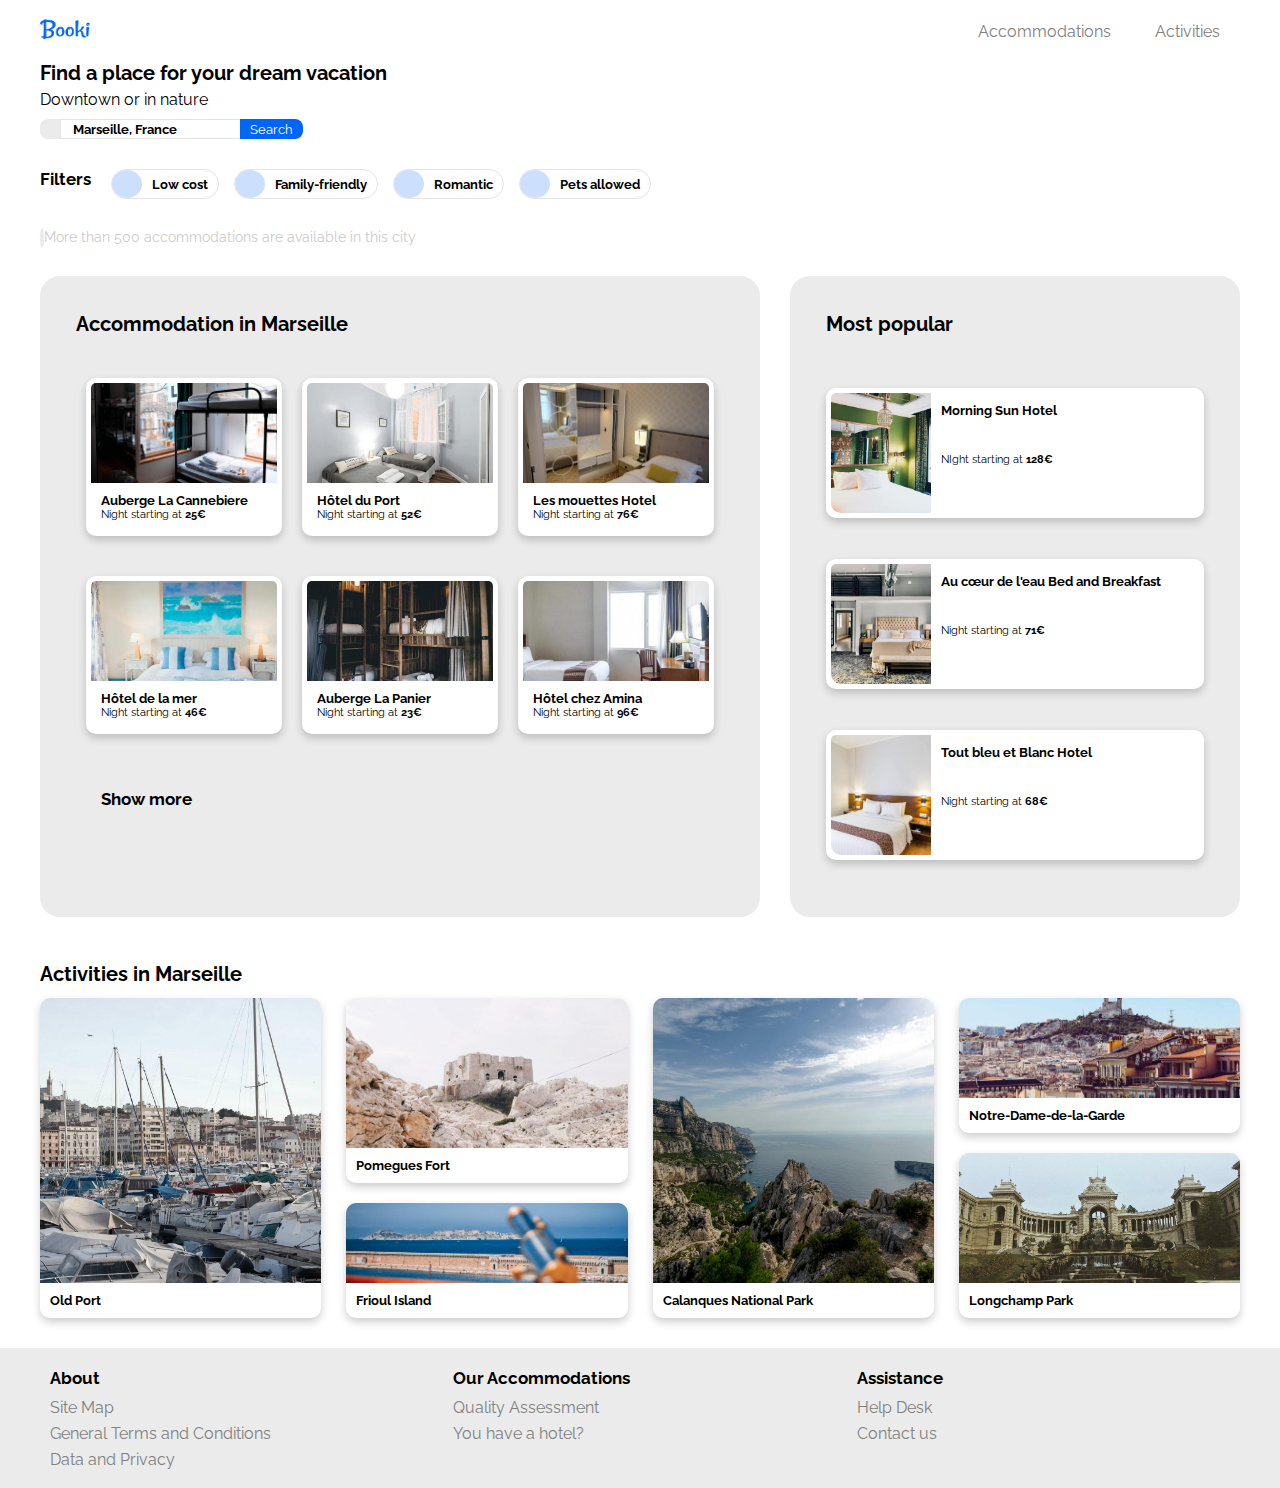
<file: index.html>
<!DOCTYPE html>
<html lang="en">

<head>
  <meta charset="UTF-8">
  <meta http-equiv="X-UA-Compatible" content="IE=edge">
  <meta name="viewport" content="width=device-width, initial-scale=1.0">
  <title>Booki</title>
  <link rel="stylesheet" href="./css/style.css">
  <link rel="stylesheet" href="https://cdnjs.cloudflare.com/ajax/libs/font-awesome/6.3.0/css/all.min.css"
    integrity="sha512-SzlrxWUlpfuzQ+pcUCosxcglQRNAq/DZjVsC0lE40xsADsfeQoEypE+enwcOiGjk/bSuGGKHEyjSoQ1zVisanQ=="
    crossorigin="anonymous" referrerpolicy="no-referrer">
  <link href="https://fonts.googleapis.com/css2?family=Raleway:wght@300;400;600&display=swap" rel="stylesheet">
</head>

<body>
  <div class="page-width">
    <nav class="navbar">
      <a href="#"><img src="./images/logo.png" alt="" class="logo"></a>
      <div class="nav-links">
        <a href="#Accommodation" class="nav-link">Accommodations</a>
        <a href="#Activities" class="nav-link">Activities</a>
      </div>
    </nav>

    <section>
      <div class="search-container">
        <h1>Find a place for your dream vacation</h1>
        <p>Downtown or in nature</p>

        <div class="search-bar-button-container">
          <div class="location-pin"><i class="fa-solid fa-location-dot"></i></div>
          <input placeholder="Marseille, France" class="search-bar">
          <button class="search-button">Search</button>
        </div>
      </div>

      <div class="filter-container filter">
        <div>
          <h3>Filters</h3>
        </div>

        <div class="filter-wrap">
          <button class="filter-icon-wrap low-cost">
            <span class="filter-icon"><i class="fas fa-money-bill-wave"></i></span>
            <span class="filter-name"><strong>Low cost</strong></span>
          </button>

          <button class="filter-icon-wrap family-friendly">
            <span class="filter-icon"><i class="fas fa-child-reaching"></i></span>
            <span class="filter-name"><strong>Family-friendly</strong></span>
          </button>

          <button class="filter-icon-wrap romantic">
            <span class="filter-icon"><i class="fas fa-heart"></i></span>
            <span class="filter-name"><strong>Romantic</strong></span>
          </button>

          <button class="filter-icon-wrap pets-allowed">
            <span class="filter-icon"><i class="fas fa-dog"></i></span>
            <span class="filter-name"><strong>Pets allowed</strong></span>
          </button>
        </div>
      </div>

      <div class="notice">
        <p><i class="fa-solid fa-info"></i> More than 500 accommodations are available in this city</p>
      </div>
    </section>

    <section>
      <div class="accommodation-container" id="Accommodation">
        <div class="left column">
          <h2 class="card-container-spacer">Accommodation in Marseille</h2>



          <div class="card-container">
            <div class="card">
              <div class="img-container">
                <a href="#"></a><img src="./images/image-1.jpg" alt="">
              </div>
              <div class="card-text">
                <h4 class="card-title">Auberge La Cannebiere</h4>
                <p class="price-text">Night starting at <b>25€</b></p>
                <p class="card-stars"><i class="fa-solid fa-star"></i><i class="fa-solid fa-star"></i><i
                    class="fa-solid fa-star"></i><i class="fa-solid fa-star"></i><i class="fa-solid fa-star grey"></i>
                </p>
              </div>
            </div>

            <div class="card">
              <div class="img-container">
                <a href="#"></a><img src="./images/image-2.jpg" alt="">
              </div>
              <div class="card-text">
                <h4 class="card-title">Hôtel du Port</h4>
                <p class="price-text">Night starting at <b>52€</b></p>
                <p class="card-stars"><i class="fa-solid fa-star"></i><i class="fa-solid fa-star"></i><i
                    class="fa-solid fa-star"></i><i class="fa-solid fa-star"></i><i class="fa-solid fa-star"></i></p>
              </div>
            </div>

            <div class="card">
              <div class="img-container">
                <a href="#"></a><img src="./images/image-3.jpg" alt="">
              </div>
              <div class="card-text">
                <h4 class="card-title">Les mouettes Hotel</h4>
                <p class="price-text">Night starting at <b>76€</b></p>
                <p class="card-stars"><i class="fa-solid fa-star"></i><i class="fa-solid fa-star"></i><i
                    class="fa-solid fa-star"></i><i class="fa-solid fa-star"></i><i class="fa-solid fa-star grey"></i>
                </p>
              </div>
            </div>
          </div>

          <div class="card-container">
            <div class="card">
              <div class="img-container">
                <a href="#"></a><img src="./images/image-4.jpg" alt="">
              </div>
              <div class="card-text">
                <h4 class="card-title">Hôtel de la mer</h4>
                <p class="price-text">Night starting at <b>46€</b></p>
                <p class="card-stars"><i class="fa-solid fa-star"></i><i class="fa-solid fa-star"></i><i
                    class="fa-solid fa-star"></i><i class="fa-solid fa-star grey"></i><i
                    class="fa-solid fa-star grey"></i>
                </p>
              </div>
            </div>

            <div class="card">
              <div class="img-container">
                <a href="#"></a><img src="./images/image-5.jpg" alt="">
              </div>
              <div class="card-text">
                <h4 class="card-title">Auberge La Panier</h4>
                <p class="price-text">Night starting at <b>23€</b></p>
                <p class="card-stars"><i class="fa-solid fa-star"></i><i class="fa-solid fa-star"></i><i
                    class="fa-solid fa-star"></i><i class="fa-solid fa-star"></i><i class="fa-solid fa-star grey"></i>
                </p>
              </div>
            </div>

            <div class="card">
              <div class="img-container">
                <a href="#"></a><img src="./images/image-6.jpg" alt="">
              </div>
              <div class="card-text">
                <h4 class="card-title">Hôtel chez Amina</h4>
                <p class="price-text">Night starting at <b>96€</b></p>
                <p class="card-stars"><i class="fa-solid fa-star"></i><i class="fa-solid fa-star"></i><i
                    class="fa-solid fa-star"></i><i class="fa-solid fa-star"></i><i class="fa-solid fa-star"></i></p>
              </div>
            </div>
          </div>
          <h3 class="show-more">Show more</h3>

        </div>



        <div class="right column">
          <h2>Most popular <i class="fa-solid fa-star"></i></h2>
          <div class="card-container-spacer">
          </div>


          <div class="card-wrap">
            <div class="card">
              <div class="img-container">
                <a href="#"></a><img src="./images/image-7.jpg" alt="">
              </div>
              <div class="card-text">
                <h4 class="card-title right">Morning Sun Hotel</h4>
                <p class="price-text right">NIght starting at <b>128€</b></p>
                <p class="card-stars"><i class="fa-solid fa-star"></i><i class="fa-solid fa-star"></i><i
                    class="fa-solid fa-star"></i><i class="fa-solid fa-star"></i><i class="fa-solid fa-star"></i></p>
              </div>
            </div>

          </div>


          <div class="card-wrap">
            <div class="card">
              <div class="img-container">
                <a href="#"></a><img src="./images/image-8.jpg" alt="">
              </div>
              <div class="card-text">
                <h4 class="card-title right">Au cœur de l'eau Bed and Breakfast</h4>
                <p class="price-text right">Night starting at <b>71€</b></p>
                <p class="card-stars"><i class="fa-solid fa-star"></i><i class="fa-solid fa-star"></i><i
                    class="fa-solid fa-star"></i><i class="fa-solid fa-star"></i><i class="fa-solid fa-star grey"></i>
                </p>
              </div>
            </div>

          </div>

          <div class="card-wrap">
            <div class="card">
              <div class="img-container">
                <a href="#"></a><img src="./images/image-9.jpg" alt="">
              </div>
              <div class="card-text">
                <h4 class="card-title right">Tout bleu et Blanc Hotel</h4>
                <p class="price-text right">Night starting at <b>68€</b></p>
                <p class="card-stars"><i class="fa-solid fa-star"></i><i class="fa-solid fa-star"></i><i
                    class="fa-solid fa-star"></i><i class="fa-solid fa-star"></i><i class="fa-solid fa-star grey"></i>
                </p>
              </div>
            </div>

          </div>
        </div>
      </div>
    </section>

      <div class="spacer"></div>
      <h2>Activities in Marseille</h2>
      <div class="card-container-spacer"></div>


      <div class="activities-container" id="Activities">
        <div class="card card-tall">
          <a href="#"></a><img src="./images/reno-laithienne-QUgJhdY5Fyk-unsplash.jpg" alt="Image 1"
            class="card-img tall">
          <div class="card-text">
            <h5>Old Port</h5>
          </div>
        </div>
        <div class="column">
          <div class="card card-tall">
            <a href="#"></a><img src="./images/paul-hermann-QFTrLdQIRhI-unsplash.jpg" alt="Image 2"
              class="card-img tall size-1">
            <div class="card-text">
              <h5>Pomegues Fort</h5>
            </div>
          </div>
          <div class="card card-tall">
            <a href="#"></a><img src="./images/kevin-hikari-rV_Qd1l-VXg-unsplash.jpg" alt="Image 3"
              class="card-img tall size-2">
            <div class="card-text">
              <h5>Frioul Island</h5>
            </div>
          </div>
        </div>
        <div class="card card-tall">
          <a href="#"></a><img src="./images/kilyan-sockalingum-NR8-cBCN3aI-unsplash.jpg" alt="Image 4"
            class="card-img tall">
          <div class="card-text">
            <h5>Calanques National Park</h5>
          </div>
        </div>
        <div class="column">
          <div class=" card card-tall">
            <a href="#"></a><img src="./images/florian-wehde-xW9e8gdotxI-unsplash.jpg" alt="Image 5"
              class="card-img tall size-3">
            <div class="card-text">
              <h5>Notre-Dame-de-la-Garde</h5>
            </div>
          </div>
          <div class="card card-tall">
            <a href="#"></a><img src="./images/lena-paulin-wH2-EJoDcV0-unsplash.jpg" alt="Image 6"
              class="card-img tall size-4">
            <div class="card-text">
              <h5>Longchamp Park</h5>
            </div>
          </div>
        </div>
      </div>
    </div>

  <footer class="bg">
    <div class="container">
      <div class="footer-column">
        <h3>About</h3>
        <ul class="unstyled-list">
          <li><a href="">Site Map</a></li>
          <li><a href="">General Terms and Conditions</a></li>
          <li><a href="">Data and Privacy</a></li>
        </ul>
      </div>
      <div class="footer-column">
        <h3>Our Accommodations</h3>
        <ul class="unstyled-list">
          <li><a href="">Quality Assessment</a></li>
          <li><a href="">You have a hotel?</a></li>
        </ul>
      </div>
      <div class="footer-column">
        <h3>Assistance</h3>
        <ul class="unstyled-list">
          <li><a href="">Help Desk</a></li>
          <li><a href="">Contact us</a></li>
        </ul>
      </div>
    </div>

  </footer>
</body>

</html>
</file>
<file: css/style.css>
* {
  margin: 0;
  padding: 0;
  box-sizing: border-box;
  font-family: "Raleway", sans-serif;
}

.page-width {
  padding-left: 20px;
  padding-right: 20px;
  max-width: 1240px;
  margin: auto;
}

a {
  text-decoration: none;
  color: grey;
}

h2 {
  font-size: 20px;
  display: flex;
  justify-content: space-between;
}

h3 {
  font-size: 17px;
  margin-bottom: 10px;
}

h4 {
  font-size: 16px;
}


.navbar {
  display: flex;
  justify-content: space-between;
  align-items: center;
}

.nav-link {
  display: inline-block;
  justify-content: space-between;
  padding: 20px;
  border-top: 2px solid transparent;
}

.nav-link:hover {
  border-top: 2px solid #0065fc;
}

.logo {
  width: 50px;
  height: 20px;
  justify-content: space-between;
}

.search-container {
  margin-bottom: 30px;
}

.search-container h1 {
  font-size: 20px;
}

.search-container p {
  font-size: 16px;
  margin-top: 5px;
  margin-bottom: 10px;
}

.location-pin {
  padding: 10px;
  background: rgb(235, 235, 235);
  border-bottom-left-radius: 8px;
  border-top-left-radius: 8px;
}

.search-bar-button-container {
  display: flex;
  border-top-right-radius: 10px;
  border-bottom-right-radius: 10px;
}

.search-bar {
  max-height: 100%;
  width: 180px;
  padding-left: 12px;
  border: solid 1px rgb(227, 227, 227);
  border-right: 0;
  font-weight: bolder;
}

::placeholder {
  color: black;
}

.search-button {
  background: #0065fc;
  color: white;
  border-top-right-radius: 8px;
  border-bottom-right-radius: 8px;
  border: 0;
  padding-left: 10px;
  padding-right: 10px;
}

.filter-wrap {
  display: flex;
  flex-wrap: wrap;
  gap: 10px;
}

.filter-container {
  margin-bottom: 30px;
  display: flex;
  align-items: center;
  gap: 20px;
}

.filter-icon-wrap {
  width: auto;
  display: flex;
  width: fit-content;
  height: 30px;
  border: solid 1px rgb(227, 227, 227);
  align-items: center;
  border-radius: 30px;
  margin-right: 5px;
  background: none;
}

.filter-icon {
  height: 100%;
  width: 30px;
  border-radius: 100%;
  background: #cce0fe;
  display: flex;
  align-items: center;
  justify-content: center;
}

.filter-icon i {
  color: #0065fc;
}

.filter-name {
  margin-left: 10px;
  margin-right: 10px;
}

.notice {
  margin-bottom: 30px;
  font-size: 14px;
  color: #cacaca;
}

.fa-info {
  color: #0065fc;
  border: solid 2px rgb(235, 233, 233);
  border-radius: 50%;
  width: 20px;
  height: 20px;
  text-align: center;
  vertical-align: middle;
}

.accommodation-container {
  display: flex;
  gap: 30px;
}

.accommodation-container .left {
  width: 60%;
}

.accommodation-container .right {
  flex: 1;
  height: fit-content;
}

.accommodation-container .column {
  background: rgb(235, 235, 235);
  border-radius: 20px;
  padding-top: 3%;
  padding-left: 3%;
  padding-right: 3%;
  padding-bottom: 3%;
}

.show-more {
  padding: 25px;
}

.card-title {
  font-size: 13px;
}

.price-text {
  font-size: 11px;
}

.card-stars {
  font-size: 10px;
  color: #0065fc;
}

.grey {
  color: grey;
}

.card-container {
  display: flex;
  padding: 10px;
  gap: 20px;
}

.card-container-spacer {
  margin-bottom: 12px;
}

.card-wrap {
  display: flex;
  flex-direction: column;
  margin-bottom: 21px;
}

.card {
  /* Add shadows to create the "card" effect */
  box-shadow: 0 4px 8px 0 rgba(0, 0, 0, 0.2);
  transition: 0.3s;
  border-radius: 25px;
  background-color: white;
}

/* On mouse-over, add a deeper shadow */
.card:hover , .filter-icon-wrap:hover {
  box-shadow: 0 8px 16px 0 rgba(0, 0, 0, 0.2);
  cursor: pointer;
}

.card {
  width: 100%;
  border: 5px solid white;
  background: rgb(255, 255, 255);
  border-radius: 10px;
  overflow: hidden;
}

.card img {
  object-fit: cover;
  height: 100px;
  width: 100%;
  display: block;
}

.card-text {
  padding: 10px;
  border-bottom-left-radius: 10px;
  border-bottom-right-radius: 10px;
  display: flex;
  flex-direction: column;
  justify-content: space-between;
}

.right .card-container {
  flex-direction: row;
}

.right .card {
  display: flex !important;
}

.right .image-container {
  width: 100%;
  height: 50%;
}

.right img {
  border-top-right-radius: 0;
  border-bottom-left-radius: 10px;
  width: 100%;
  background: brown;
  width: 100px;
  min-height: 100%;
  height: 120px;
}

.right .card-text {
  border-bottom-left-radius: 0;
  border-top-right-radius: 10px;
  width: 100%;
}

.price-text .right {
  flex-grow: 1;
}

.spacer {
  margin-bottom: 45px;
}

.activities-container {
  display: flex;
  justify-content: center;
  gap: 25px;
  height: 100%;
}

.card-tall .card-img {
  width: 100%;
  flex-grow: 1;
}

.card-tall {
  border: 0px;
  flex-direction: column;
  display: flex;
  width: 100%;
}

.column {
  gap: 20px;
  display: flex;
  flex-direction: column;
  width: 100%;
}

.card .size-1 {
  height: 150px;
}

.card .size-2 {
  height: 80px;
}

.card .size-3 {
  height: 100px;
}

.card .size-4 {
  height: 130px;
}

body {
  margin: 0;
}

.bg {
  background-color: rgb(235, 235, 235);
}

.container {
  padding: 20px 15px;
  max-width: 1240px;
  margin: auto;
  display: flex;
  margin-top: 30px;
}

.row {
  display: flex;
  flex-wrap: wrap;
  margin: 25px;
}

.footer-column {
  width: 50%;
  padding: 0 15px;
  height: 100px;
  flex: 1;
  justify-content: space-between;
}

.footer-card {
  height: 70px;
  display: flex;
}

.unstyled-list {
  list-style: none;
  padding: 0px;
  margin: 0px;
  display: flex;
  flex-direction: column;
  gap: 7px;
}



@media (min-width: 768px) and (max-width: 991px) /*TABLET*/ {
  .accommodation-container {
    flex-direction: column;
  }

  .accommodation-container .left,
  .right {
    width: 100%;
  }

  .accommodation-container .card-wrap {
    display: flex;
    flex-direction: row !important;
    justify-content: space-between;
    gap: 30px;
  }
}

@media (max-width: 767px) /*MOBILE*/ {
  body {
    margin: 0;
  }

  .accommodation-container {
    display: flex;
    flex-direction: column-reverse;
    border: 0;
    margin-left: -20px;
    margin-right: -20px;
  }

  .accommodation-container .right {
    border-radius: 0px;
  }

  .accommodation-container .left {
    display: flex;
    background-color: white;
    width: 100%;
  }

  .card-container {
    display: flex;
    flex-direction: column;
  }

  .navbar {
    display: flex;
    text-align: center;
    flex-direction: column;
    padding-top: 30px;
    margin-left: -20px;
    margin-right: -20px;
    margin-bottom: 10px;
  }

  .nav-link:hover {
    border-bottom: 1px solid #0065fc;
    border-top: 0px;
  }

  .nav-links {
    width: 100%;
    display: flex;
  }

  .nav-link {
    width: 100%;
  }

  .logo {
    text-align: center;
    width: 60px;
    height: 30px;
  }

  .filter-container {
    display: flex;
    flex-direction: column;
    align-items: start;
  }

  .low-cost {
    order: 2;
  }

  .romantic {
    order: 3;
  }

  .filter {
    order: 1;
  }

  .pets-allowed {
    order: 4;
  }

  .family-friendly {
    order: 4;
  }

  .activities-container {
    flex-direction: column;
  }

  footer .container {
    flex-direction: column;
    gap: 50px;
  }

  .card .size-1, .card .size-4, .card .size-2 {
    height: 100px;
  }

}
</file>
